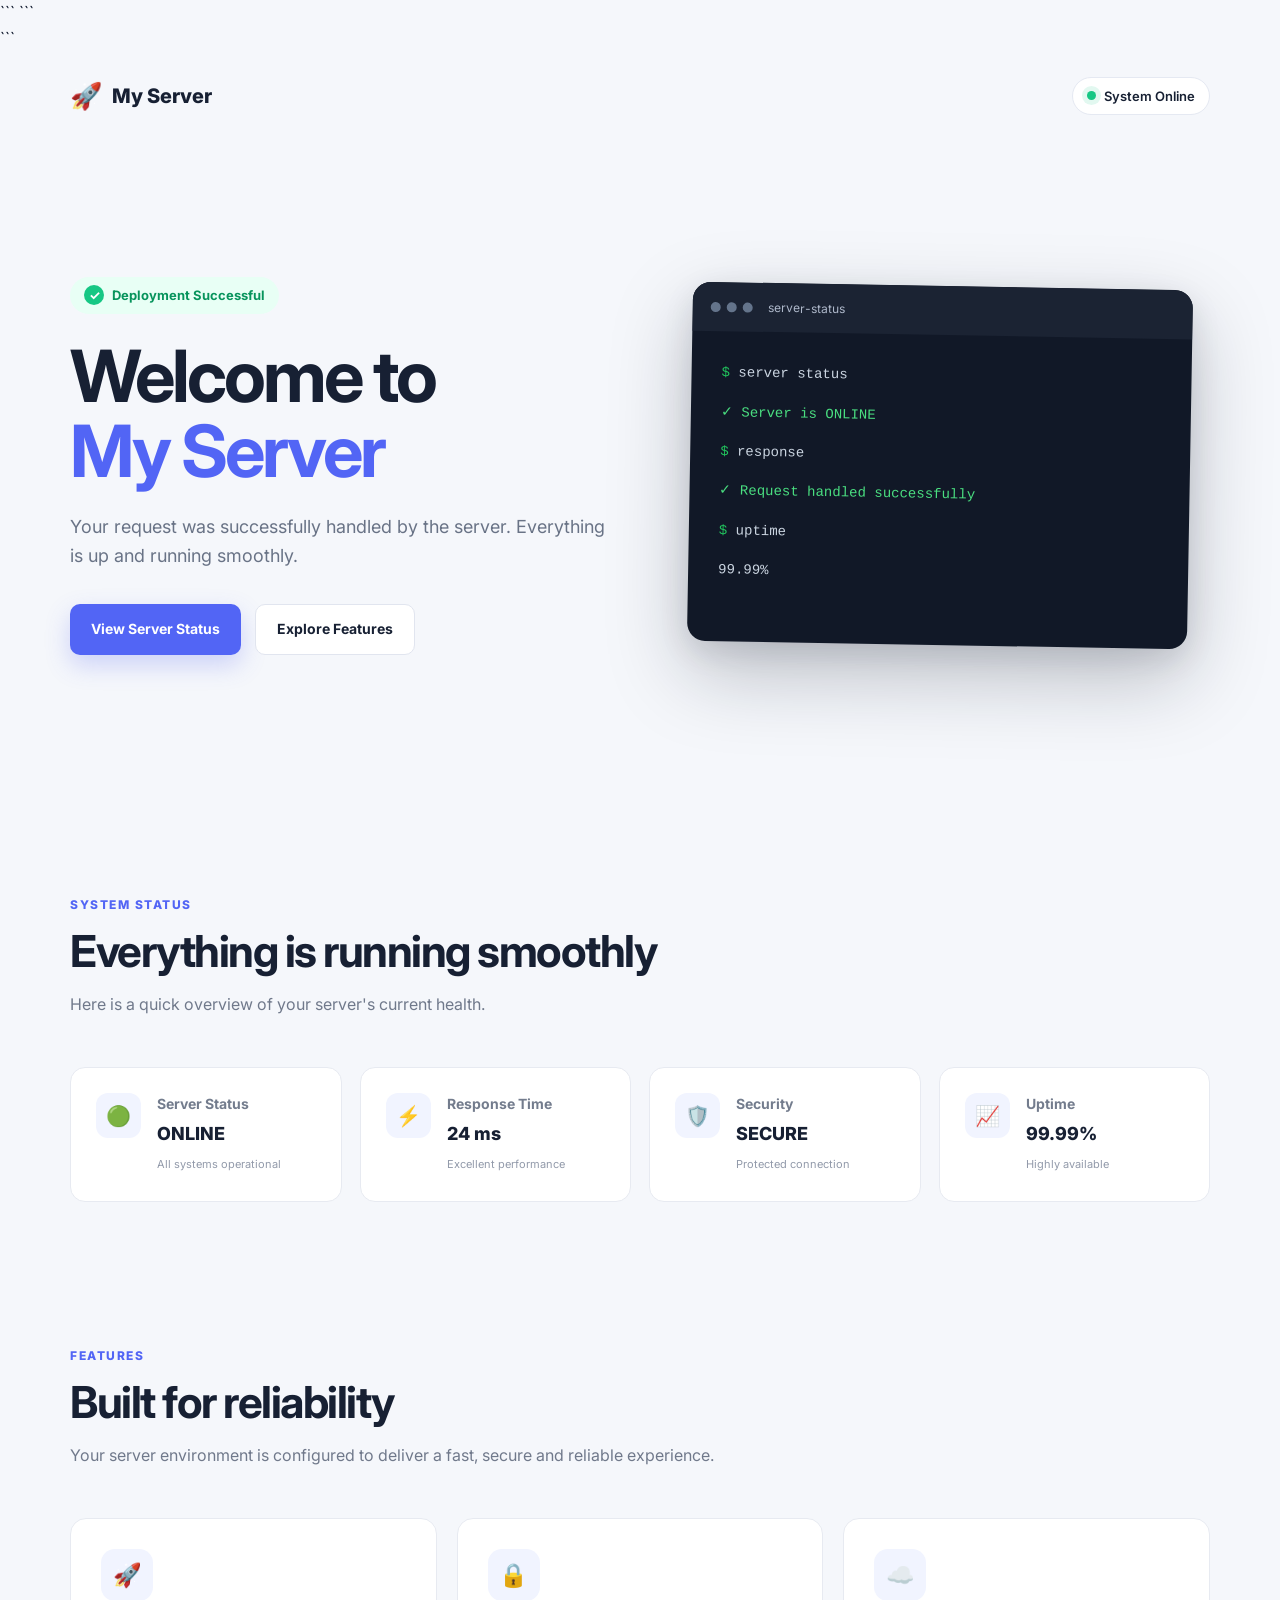
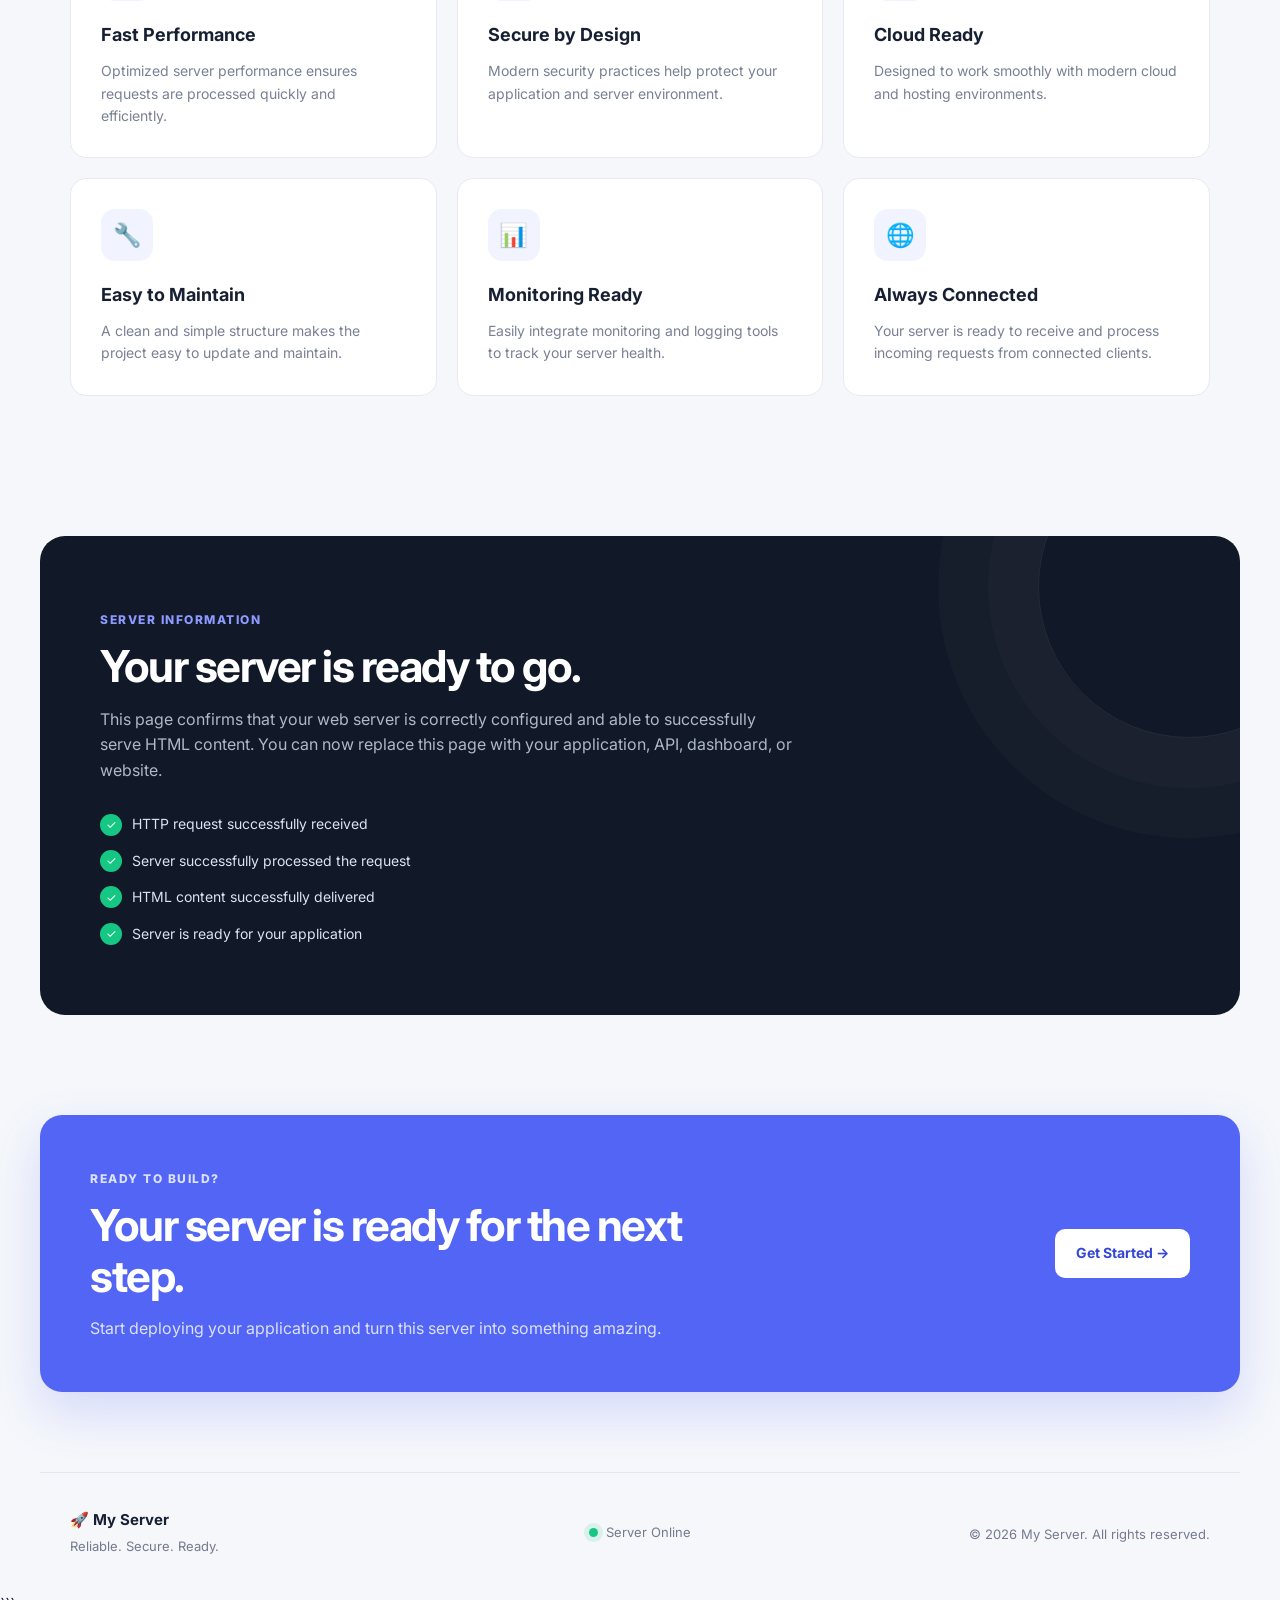
<file: index.html>
<!doctype html>

<html lang="en">
  <head>
    <meta charset="UTF-8" />
    <meta name="viewport" content="width=device-width, initial-scale=1.0" />

```
<meta
  name="description"
  content="Professional server status and deployment success page."
/>

<title>Server Success | My Server</title>

<!-- Google Font -->
<link rel="preconnect" href="https://fonts.googleapis.com" />
<link rel="preconnect" href="https://fonts.gstatic.com" crossorigin />
<link
  href="https://fonts.googleapis.com/css2?family=Inter:wght@400;500;600;700;800&display=swap"
  rel="stylesheet"
/>

<!-- CSS -->
<link rel="stylesheet" href="style.css" />
```

  </head>

  <body>
    <main class="page-container">

```
  <!-- Navigation -->
  <header class="navbar">
    <div class="logo">
      <span class="logo-icon">🚀</span>
      <span>My Server</span>
    </div>

    <div class="nav-status">
      <span class="status-dot"></span>
      System Online
    </div>
  </header>

  <!-- Hero Section -->
  <section class="hero">
    <div class="hero-content">
      <div class="success-badge">
        <span>✓</span>
        Deployment Successful
      </div>

      <h1>
        Welcome to
        <span>My Server</span>
      </h1>

      <p class="hero-description">
        Your request was successfully handled by the server.
        Everything is up and running smoothly.
      </p>

      <div class="hero-buttons">
        <a href="#status" class="btn btn-primary">
          View Server Status
        </a>

        <a href="#features" class="btn btn-secondary">
          Explore Features
        </a>
      </div>
    </div>

    <div class="server-illustration">
      <div class="server-card">
        <div class="server-card-header">
          <div class="window-dots">
            <span></span>
            <span></span>
            <span></span>
          </div>
          <span>server-status</span>
        </div>

        <div class="terminal-content">
          <p><span class="green">$</span> server status</p>
          <p class="success-text">✓ Server is ONLINE</p>
          <p><span class="green">$</span> response</p>
          <p class="success-text">✓ Request handled successfully</p>
          <p><span class="green">$</span> uptime</p>
          <p>99.99%</p>
        </div>
      </div>
    </div>
  </section>

  <!-- Status Section -->
  <section class="section" id="status">
    <div class="section-heading">
      <span class="section-label">SYSTEM STATUS</span>
      <h2>Everything is running smoothly</h2>
      <p>
        Here is a quick overview of your server's current health.
      </p>
    </div>

    <div class="status-grid">

      <div class="status-card">
        <div class="card-icon">🟢</div>
        <div>
          <h3>Server Status</h3>
          <p class="card-value">ONLINE</p>
          <span>All systems operational</span>
        </div>
      </div>

      <div class="status-card">
        <div class="card-icon">⚡</div>
        <div>
          <h3>Response Time</h3>
          <p class="card-value">24 ms</p>
          <span>Excellent performance</span>
        </div>
      </div>

      <div class="status-card">
        <div class="card-icon">🛡️</div>
        <div>
          <h3>Security</h3>
          <p class="card-value">SECURE</p>
          <span>Protected connection</span>
        </div>
      </div>

      <div class="status-card">
        <div class="card-icon">📈</div>
        <div>
          <h3>Uptime</h3>
          <p class="card-value">99.99%</p>
          <span>Highly available</span>
        </div>
      </div>

    </div>
  </section>

  <!-- Features -->
  <section class="section features-section" id="features">
    <div class="section-heading">
      <span class="section-label">FEATURES</span>
      <h2>Built for reliability</h2>
      <p>
        Your server environment is configured to deliver a fast,
        secure and reliable experience.
      </p>
    </div>

    <div class="features-grid">

      <article class="feature-card">
        <div class="feature-icon">🚀</div>
        <h3>Fast Performance</h3>
        <p>
          Optimized server performance ensures requests are processed
          quickly and efficiently.
        </p>
      </article>

      <article class="feature-card">
        <div class="feature-icon">🔒</div>
        <h3>Secure by Design</h3>
        <p>
          Modern security practices help protect your application
          and server environment.
        </p>
      </article>

      <article class="feature-card">
        <div class="feature-icon">☁️</div>
        <h3>Cloud Ready</h3>
        <p>
          Designed to work smoothly with modern cloud and hosting
          environments.
        </p>
      </article>

      <article class="feature-card">
        <div class="feature-icon">🔧</div>
        <h3>Easy to Maintain</h3>
        <p>
          A clean and simple structure makes the project easy to
          update and maintain.
        </p>
      </article>

      <article class="feature-card">
        <div class="feature-icon">📊</div>
        <h3>Monitoring Ready</h3>
        <p>
          Easily integrate monitoring and logging tools to track
          your server health.
        </p>
      </article>

      <article class="feature-card">
        <div class="feature-icon">🌐</div>
        <h3>Always Connected</h3>
        <p>
          Your server is ready to receive and process incoming
          requests from connected clients.
        </p>
      </article>

    </div>
  </section>

  <!-- Information -->
  <section class="info-section">
    <div class="info-content">
      <span class="section-label">SERVER INFORMATION</span>
      <h2>Your server is ready to go.</h2>

      <p>
        This page confirms that your web server is correctly configured
        and able to successfully serve HTML content. You can now replace
        this page with your application, API, dashboard, or website.
      </p>

      <div class="info-list">
        <div>
          <span>✓</span>
          HTTP request successfully received
        </div>

        <div>
          <span>✓</span>
          Server successfully processed the request
        </div>

        <div>
          <span>✓</span>
          HTML content successfully delivered
        </div>

        <div>
          <span>✓</span>
          Server is ready for your application
        </div>
      </div>
    </div>
  </section>

  <!-- Call To Action -->
  <section class="cta">
    <div>
      <span class="section-label">READY TO BUILD?</span>
      <h2>Your server is ready for the next step.</h2>
      <p>
        Start deploying your application and turn this server into
        something amazing.
      </p>
    </div>

    <a href="#" class="btn btn-light">Get Started →</a>
  </section>

  <!-- Footer -->
  <footer class="footer">
    <div>
      <strong>🚀 My Server</strong>
      <p>Reliable. Secure. Ready.</p>
    </div>

    <div class="footer-status">
      <span class="status-dot"></span>
      Server Online
    </div>

    <p class="copyright">
      © 2026 My Server. All rights reserved.
    </p>
  </footer>

</main>
```

  </body>
</html>
</file>
<file: style.css>
/* =========================================
Global Styles
========================================= */

* {
  margin: 0;
  padding: 0;
  box-sizing: border-box;
  }

html {
scroll-behavior: smooth;
}

body {
font-family: "Inter", sans-serif;
background: #f5f7fb;
color: #172033;
line-height: 1.6;
}

a {
text-decoration: none;
color: inherit;
}

.page-container {
width: 100%;
overflow: hidden;
}

/* =========================================
Navbar
========================================= */

.navbar {
width: 100%;
max-width: 1200px;
margin: auto;
padding: 24px 30px;

display: flex;
justify-content: space-between;
align-items: center;
}

.logo {
display: flex;
align-items: center;
gap: 10px;

font-size: 20px;
font-weight: 800;
}

.logo-icon {
font-size: 26px;
}

.nav-status {
display: flex;
align-items: center;
gap: 8px;

padding: 8px 14px;
border-radius: 50px;

background: #ffffff;
border: 1px solid #e5e9f2;

font-size: 13px;
font-weight: 600;
}

/* =========================================
Status Dot
========================================= */

.status-dot {
width: 9px;
height: 9px;

display: inline-block;

border-radius: 50%;
background: #16c784;

box-shadow: 0 0 0 5px rgba(22, 199, 132, 0.12);
}

/* =========================================
Hero
========================================= */

.hero {
max-width: 1200px;
margin: auto;

min-height: 650px;
padding: 70px 30px;

display: grid;
grid-template-columns: 1fr 1fr;
gap: 60px;

align-items: center;
}

.success-badge {
width: fit-content;

display: flex;
align-items: center;
gap: 8px;

padding: 8px 14px;

border-radius: 50px;

background: #e8fff5;
color: #07945c;

font-size: 13px;
font-weight: 700;

margin-bottom: 24px;
}

.success-badge span {
width: 20px;
height: 20px;

display: flex;
align-items: center;
justify-content: center;

border-radius: 50%;
background: #16c784;
color: white;
}

.hero h1 {
max-width: 650px;

font-size: clamp(45px, 6vw, 72px);
line-height: 1.05;
letter-spacing: -3px;

margin-bottom: 24px;
}

.hero h1 span {
display: block;
color: #5265f5;
}

.hero-description {
max-width: 570px;

color: #697386;
font-size: 18px;

margin-bottom: 34px;
}

/* =========================================
Buttons
========================================= */

.hero-buttons {
display: flex;
gap: 14px;
flex-wrap: wrap;
}

.btn {
display: inline-flex;
align-items: center;
justify-content: center;

padding: 13px 21px;

border-radius: 10px;

font-size: 14px;
font-weight: 700;

transition: 0.25s ease;
}

.btn-primary {
background: #5265f5;
color: white;

box-shadow: 0 10px 25px rgba(82, 101, 245, 0.25);
}

.btn-primary:hover {
transform: translateY(-3px);
background: #4053df;
}

.btn-secondary {
background: white;
border: 1px solid #e1e5ef;
}

.btn-secondary:hover {
transform: translateY(-3px);
border-color: #5265f5;
}

/* =========================================
Server Terminal
========================================= */

.server-illustration {
display: flex;
justify-content: center;
}

.server-card {
width: 100%;
max-width: 500px;

background: #111827;

border-radius: 18px;

overflow: hidden;

box-shadow:
0 30px 80px rgba(17, 24, 39, 0.25),
0 10px 30px rgba(17, 24, 39, 0.1);

transform: rotate(1deg);

transition: 0.3s ease;
}

.server-card:hover {
transform: rotate(0deg) translateY(-5px);
}

.server-card-header {
padding: 15px 18px;

display: flex;
align-items: center;
gap: 15px;

background: #1b2333;

color: #aeb8ca;

font-size: 12px;
}

.window-dots {
display: flex;
gap: 6px;
}

.window-dots span {
width: 10px;
height: 10px;
border-radius: 50%;
background: #64748b;
}

.terminal-content {
padding: 30px;

min-height: 310px;

font-family: monospace;
font-size: 14px;

color: #cbd5e1;
}

.terminal-content p {
margin-bottom: 17px;
}

.green {
color: #22c55e;
}

.success-text {
color: #4ade80;
}

/* =========================================
Sections
========================================= */

.section {
max-width: 1200px;
margin: auto;
padding: 100px 30px;
}

.section-heading {
max-width: 650px;
margin-bottom: 50px;
}

.section-label {
display: inline-block;

color: #5265f5;

font-size: 12px;
font-weight: 800;

letter-spacing: 1.5px;

margin-bottom: 12px;
}

.section-heading h2,
.info-section h2,
.cta h2 {
font-size: clamp(30px, 4vw, 44px);
line-height: 1.15;
letter-spacing: -1.5px;

margin-bottom: 15px;
}

.section-heading p,
.info-section p,
.cta p {
color: #70798b;
}

/* =========================================
Status Cards
========================================= */

.status-grid {
display: grid;

grid-template-columns: repeat(4, 1fr);

gap: 18px;
}

.status-card {
padding: 25px;

display: flex;
align-items: flex-start;
gap: 16px;

background: white;

border: 1px solid #e7eaf1;

border-radius: 15px;

transition: 0.25s ease;
}

.status-card:hover {
transform: translateY(-5px);

box-shadow: 0 15px 35px rgba(30, 40, 60, 0.08);
}

.card-icon {
width: 45px;
height: 45px;

flex-shrink: 0;

display: flex;
align-items: center;
justify-content: center;

border-radius: 12px;

background: #f1f4ff;

font-size: 20px;
}

.status-card h3 {
font-size: 14px;
color: #737c8d;

margin-bottom: 4px;
}

.card-value {
font-size: 18px;
font-weight: 800;

margin-bottom: 2px;
}

.status-card span {
font-size: 11px;
color: #929aaa;
}

/* =========================================
Features
========================================= */

.features-section {
padding-top: 40px;
}

.features-grid {
display: grid;

grid-template-columns: repeat(3, 1fr);

gap: 20px;
}

.feature-card {
padding: 30px;

background: white;

border: 1px solid #e7eaf1;

border-radius: 16px;

transition: 0.3s ease;
}

.feature-card:hover {
transform: translateY(-6px);

box-shadow: 0 20px 40px rgba(30, 40, 60, 0.08);
}

.feature-icon {
width: 52px;
height: 52px;

display: flex;
align-items: center;
justify-content: center;

border-radius: 14px;

background: #f1f4ff;

font-size: 23px;

margin-bottom: 20px;
}

.feature-card h3 {
font-size: 18px;
margin-bottom: 10px;
}

.feature-card p {
color: #788194;
font-size: 14px;
}

/* =========================================
Information Section
========================================= */

.info-section {
max-width: 1200px;
margin: 40px auto 100px;

padding: 70px 60px;

border-radius: 25px;

background: #111827;
color: white;

position: relative;
overflow: hidden;
}

.info-section::after {
content: "";

position: absolute;

width: 300px;
height: 300px;

right: -100px;
top: -100px;

border-radius: 50%;

border: 1px solid rgba(255, 255, 255, 0.08);
box-shadow:
0 0 0 50px rgba(255, 255, 255, 0.02),
0 0 0 100px rgba(255, 255, 255, 0.02);
}

.info-section h2 {
max-width: 650px;
}

.info-section p {
max-width: 700px;
color: #aeb8ca;
}

.info-section .section-label {
color: #8d9aff;
}

.info-list {
margin-top: 30px;

display: grid;
gap: 14px;

color: #dce3ef;

font-size: 14px;
}

.info-list div {
display: flex;
align-items: center;
gap: 10px;
}

.info-list span {
width: 22px;
height: 22px;

display: flex;
align-items: center;
justify-content: center;

border-radius: 50%;

background: #16c784;
color: white;

font-size: 12px;
}

/* =========================================
CTA
========================================= */

.cta {
max-width: 1200px;
margin: 0 auto 80px;

padding: 50px;

display: flex;
justify-content: space-between;
align-items: center;
gap: 30px;

border-radius: 22px;

background: #5265f5;
color: white;

box-shadow: 0 20px 50px rgba(82, 101, 245, 0.2);
}

.cta .section-label {
color: #dce1ff;
}

.cta h2 {
max-width: 650px;
}

.cta p {
color: #dce1ff;
}

.btn-light {
background: white;
color: #3346d4;

white-space: nowrap;
}

.btn-light:hover {
transform: translateY(-3px);
}

/* =========================================
Footer
========================================= */

.footer {
max-width: 1200px;
margin: auto;

padding: 35px 30px;

border-top: 1px solid #e3e7ef;

display: grid;
grid-template-columns: 1fr auto 1fr;

align-items: center;
gap: 20px;

color: #737c8d;

font-size: 13px;
}

.footer strong {
color: #172033;
font-size: 15px;
}

.footer p {
margin-top: 4px;
}

.footer-status {
display: flex;
align-items: center;
gap: 8px;
}

.copyright {
text-align: right;
}

/* =========================================
Responsive Design
========================================= */

@media (max-width: 950px) {

.hero {
grid-template-columns: 1fr;

```
padding-top: 40px;
```

}

.server-illustration {
justify-content: flex-start;
}

.status-grid {
grid-template-columns: repeat(2, 1fr);
}

.features-grid {
grid-template-columns: repeat(2, 1fr);
}

.cta {
margin-left: 30px;
margin-right: 30px;
}

.footer {
grid-template-columns: 1fr 1fr;
}

.copyright {
grid-column: 1 / -1;
text-align: left;
}
}

@media (max-width: 600px) {

.navbar {
padding: 18px 20px;
}

.nav-status {
font-size: 11px;
}

.hero {
padding: 50px 20px;

```
min-height: auto;
```

}

.hero h1 {
font-size: 45px;
letter-spacing: -2px;
}

.hero-description {
font-size: 16px;
}

.section {
padding: 70px 20px;
}

.status-grid,
.features-grid {
grid-template-columns: 1fr;
}

.info-section {
margin: 20px;
padding: 40px 25px;
}

.cta {
margin: 20px;

```
padding: 35px 25px;

flex-direction: column;
align-items: flex-start;
```

}

.footer {
padding: 30px 20px;

```
grid-template-columns: 1fr;
```

}

.copyright {
grid-column: auto;
}
}
</file>
